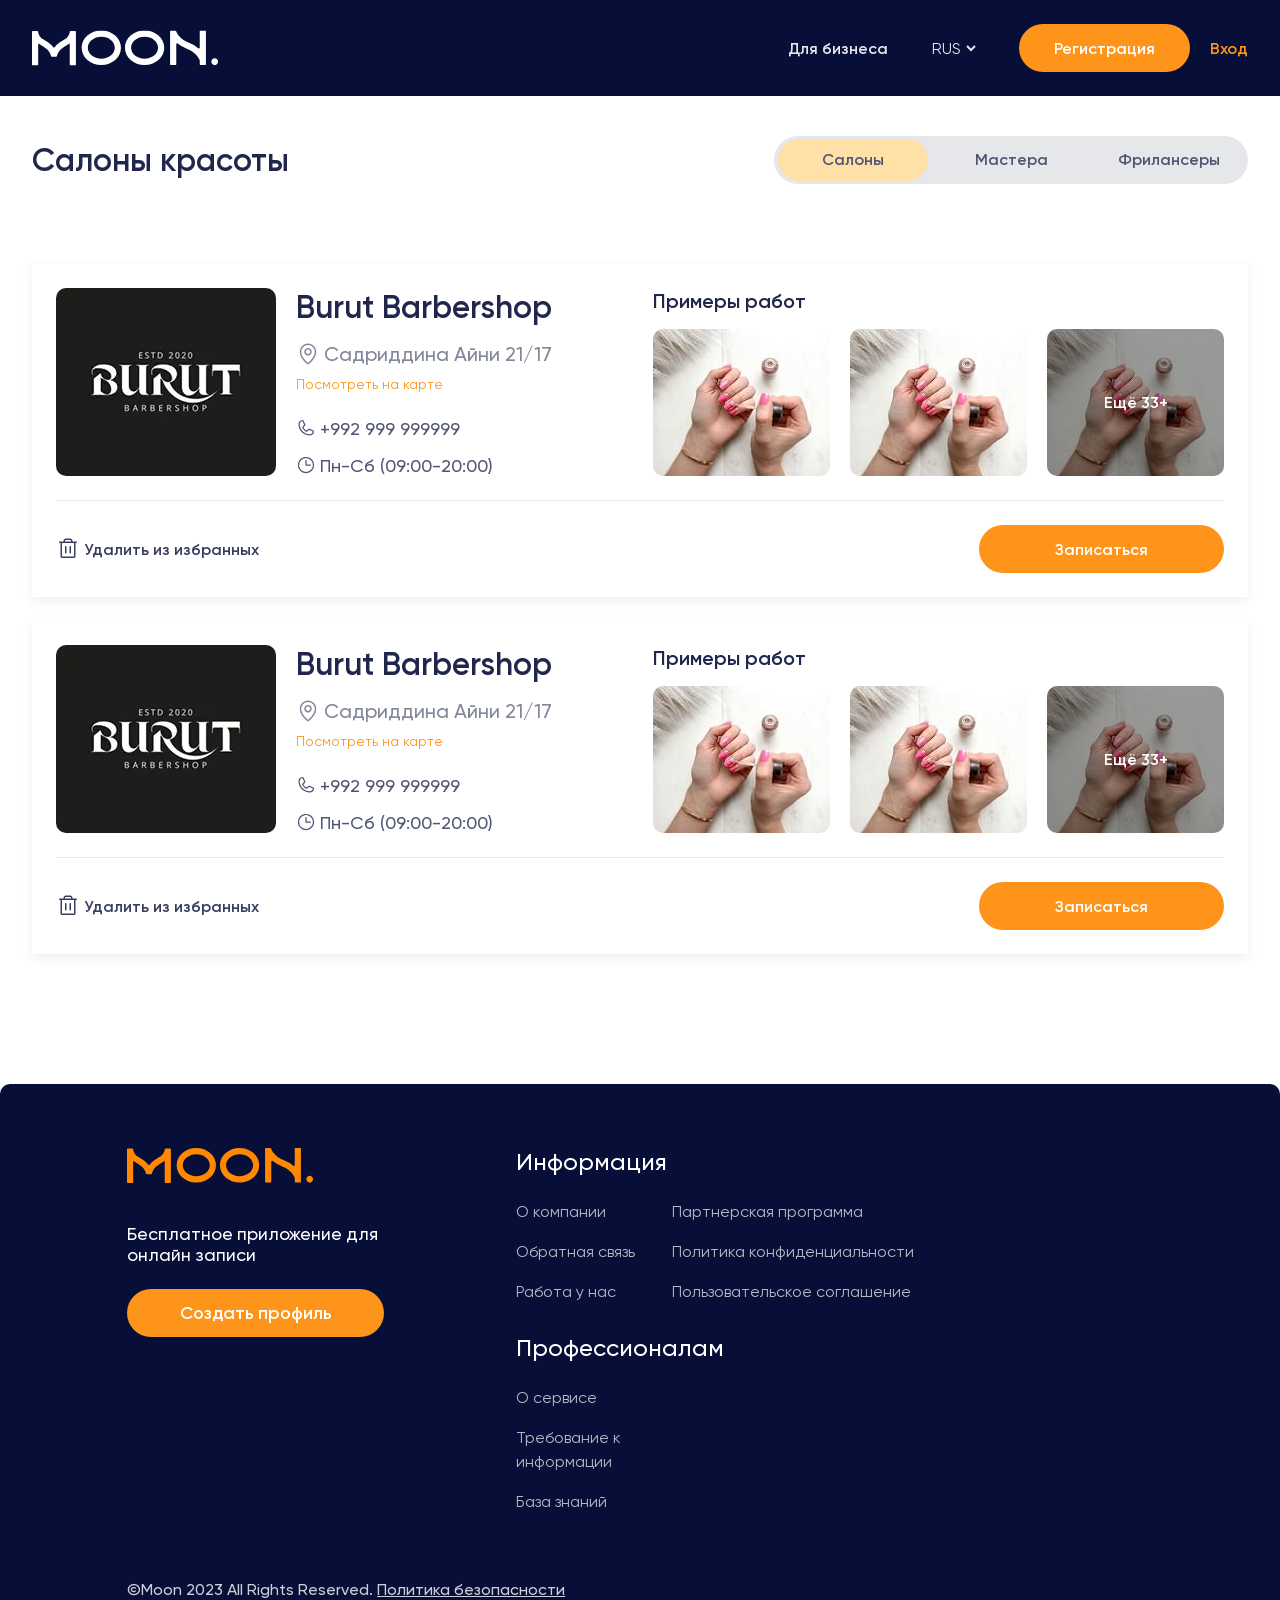
<file: docs/index.html>
<!DOCTYPE html><html lang="en"><head><meta charset="UTF-8"><meta name="viewport" content="width=device-width,initial-scale=1"><link rel="stylesheet" href="./css/main.css"><style>@font-face {
      font-family: 'Gilroy';
      src: url("./font/Gilroy-Regular.woff2") format("woff2");
      font-weight: 400;
      font-style: normal;
    }

    @font-face {
      font-family: 'Gilroy';
      src: url("./font/Gilroy-Medium.woff2") format("woff2");
      font-weight: 500;
      font-style: normal;
    }

    @font-face {
      font-family: 'Gilroy';
      src: url("./font/Gilroy-SemiBold.woff2") format("woff2");
      font-weight: 600;
      font-style: normal;
    }

    @font-face {
      font-family: 'Manrope';
      src: url("./font/Manrope-Regular.woff2") format("woff2");
      font-weight: 400;
      font-style: normal;
    }

    @font-face {
      font-family: 'Manrope';
      src: url("./font/Manrope-Medium.woff2") format("woff2");
      font-weight: 500;
      font-style: normal;
    }</style><title>Document</title></head><body><header class="header"><div class="header__row container"><div class="header__logo logo"><img src="./img/svgicons/logo.svg" alt="Logo" class="header__img"></div><div class="header__wrapper hidden-mobile"><a href="#" class="header__link link">Для бизнеса</a> <select id="languageSelect"><option value="ru">RUS</option><option value="en">ENG</option><option value="fr">CHI</option></select><ul class="header__list"><li class="header__item"><button type="button" class="header__button button">Регистрация</button></li><li class="header__item"><a href="#" class="header__link header__link--accent link">Вход</a></li></ul></div><button class="mobile-nav-btn visible-mobile"><div class="nav-icon"></div></button></div></header><div class="mobile-nav"><ul class="mobile-nav__list"><li class="mobile-nav__item"><a href="#" class="header__link link">Для бизнеса</a></li><li class="mobile-nav__item"><select id="languageSelect"><option value="ru">RUS</option><option value="en">ENG</option><option value="fr">CHI</option></select></li><li class="mobile-nav__item"><button type="button" class="header__button button">Регистрация</button></li><li class="mobile-nav__item"><a href="#" class="header__link header__link--accent link">Вход</a></li></ul></div><main class="main"><section class="section container"><div class="select-types"><h1 class="select-types__title">Салоны красоты</h1><div class="select-types__wrapper"><div class="select-types__radio-btn"><input id="radio-1" type="radio" name="radio" value="1" checked="checked"> <label for="radio-1">Салоны</label></div><div class="select-types__radio-btn"><input id="radio-2" type="radio" name="radio" value="2"> <label for="radio-2">Мастера</label></div><div class="select-types__radio-btn"><input id="radio-3" type="radio" name="radio" value="3"> <label for="radio-3">Фрилансеры</label></div></div></div></section><section class="section container"><div class="cards"><div class="cards__wrapper"><div class="card"><div class="card__inner"><div class="card__about"><div class="card__img-logo"><picture><source srcset="./img/burut/burut-logo.webp" type="image/webp"><img src="./img/burut/burut-logo.png" alt="company logo" loading="lazy"></picture></div><div class="card__address"><h2 class="card__title">Burut Barbershop</h2><div class="card__show-map"><h3 class="card__title-map"><svg width="24" height="24" viewBox="0 0 24 24" fill="none" xmlns="http://www.w3.org/2000/svg"><path d="M12 6C11.2583 6 10.5333 6.21993 9.91661 6.63199C9.29993 7.04404 8.81928 7.62971 8.53545 8.31494C8.25162 9.00016 8.17736 9.75416 8.32205 10.4816C8.46675 11.209 8.8239 11.8772 9.34835 12.4017C9.8728 12.9261 10.541 13.2833 11.2684 13.4279C11.9958 13.5726 12.7498 13.4984 13.4351 13.2145C14.1203 12.9307 14.706 12.4501 15.118 11.8334C15.5301 11.2167 15.75 10.4917 15.75 9.75C15.75 8.75544 15.3549 7.80161 14.6517 7.09835C13.9484 6.39509 12.9946 6 12 6ZM12 12C11.555 12 11.12 11.868 10.75 11.6208C10.38 11.3736 10.0916 11.0222 9.92127 10.611C9.75097 10.1999 9.70642 9.7475 9.79323 9.31105C9.88005 8.87459 10.0943 8.47368 10.409 8.15901C10.7237 7.84434 11.1246 7.63005 11.561 7.54323C11.9975 7.45642 12.4499 7.50097 12.861 7.67127C13.2722 7.84157 13.6236 8.12996 13.8708 8.49997C14.118 8.86998 14.25 9.30499 14.25 9.75C14.25 10.3467 14.0129 10.919 13.591 11.341C13.169 11.7629 12.5967 12 12 12ZM12 1.5C9.81273 1.50248 7.71575 2.37247 6.16911 3.91911C4.62247 5.46575 3.75248 7.56273 3.75 9.75C3.75 12.6937 5.11031 15.8138 7.6875 18.7734C8.84552 20.1108 10.1489 21.3151 11.5734 22.3641C11.6995 22.4524 11.8498 22.4998 12.0037 22.4998C12.1577 22.4998 12.308 22.4524 12.4341 22.3641C13.856 21.3147 15.1568 20.1104 16.3125 18.7734C18.8859 15.8138 20.25 12.6937 20.25 9.75C20.2475 7.56273 19.3775 5.46575 17.8309 3.91911C16.2843 2.37247 14.1873 1.50248 12 1.5ZM12 20.8125C10.4503 19.5938 5.25 15.1172 5.25 9.75C5.25 7.95979 5.96116 6.2429 7.22703 4.97703C8.4929 3.71116 10.2098 3 12 3C13.7902 3 15.5071 3.71116 16.773 4.97703C18.0388 6.2429 18.75 7.95979 18.75 9.75C18.75 15.1153 13.5497 19.5938 12 20.8125Z" fill="#83879B"/></svg> Садриддина Айни 21/17</h3><a href="#" class="card__link-map">Посмотреть на карте</a></div><div class="card__contact-tel"><svg width="20" height="20" viewBox="0 0 20 20" fill="none" xmlns="http://www.w3.org/2000/svg"><path d="M17.3727 12.3797L13.6922 10.7305L13.682 10.7258C13.491 10.6441 13.2825 10.6113 13.0756 10.6304C12.8687 10.6495 12.6698 10.7198 12.4969 10.8352C12.4765 10.8486 12.457 10.8632 12.4383 10.8789L10.5367 12.5C9.33204 11.9148 8.08829 10.6805 7.50313 9.4914L9.12657 7.56093C9.14219 7.5414 9.15704 7.52187 9.1711 7.50078C9.28394 7.32836 9.35239 7.13071 9.37039 6.92544C9.38838 6.72017 9.35534 6.51363 9.27423 6.32421V6.31484L7.62032 2.62812C7.51309 2.38067 7.3287 2.17454 7.09468 2.04049C6.86067 1.90645 6.58958 1.85168 6.32188 1.88437C5.26326 2.02367 4.29155 2.54356 3.58824 3.34694C2.88492 4.15032 2.49809 5.18225 2.50001 6.24999C2.50001 12.4531 7.54688 17.5 13.75 17.5C14.8177 17.5019 15.8497 17.1151 16.6531 16.4118C17.4564 15.7084 17.9763 14.7367 18.1156 13.6781C18.1484 13.4105 18.0937 13.1395 17.9598 12.9055C17.8259 12.6715 17.62 12.487 17.3727 12.3797ZM13.75 16.25C11.0987 16.2471 8.55687 15.1926 6.68214 13.3179C4.8074 11.4431 3.7529 8.90127 3.75001 6.24999C3.74707 5.4871 4.02192 4.74921 4.52324 4.17414C5.02456 3.59907 5.71806 3.22614 6.47423 3.12499C6.47392 3.12811 6.47392 3.13125 6.47423 3.13437L8.11485 6.80624L6.50001 8.73906C6.48362 8.75792 6.46873 8.77803 6.45548 8.79921C6.33791 8.97962 6.26894 9.18733 6.25525 9.40223C6.24157 9.61713 6.28362 9.83191 6.37735 10.0258C7.08516 11.4734 8.54376 12.9211 10.007 13.6281C10.2023 13.721 10.4184 13.7616 10.634 13.746C10.8497 13.7304 11.0576 13.6591 11.2375 13.5391C11.2576 13.5255 11.2769 13.5109 11.2953 13.4953L13.1945 11.875L16.8664 13.5195C16.8664 13.5195 16.8727 13.5195 16.875 13.5195C16.7751 14.2768 16.4027 14.9717 15.8275 15.4742C15.2524 15.9768 14.5138 16.2526 13.75 16.25Z" fill="#515674"/></svg> <a href="tel:+992999999999">+992 999 999999</a></div><div class="card__contact-time"><svg width="20" height="20" viewBox="0 0 20 20" fill="none" xmlns="http://www.w3.org/2000/svg"><path d="M10 1.875C8.39303 1.875 6.82214 2.35152 5.486 3.24431C4.14985 4.1371 3.10844 5.40605 2.49348 6.8907C1.87852 8.37535 1.71762 10.009 2.03112 11.5851C2.34463 13.1612 3.11846 14.6089 4.25476 15.7452C5.39106 16.8815 6.8388 17.6554 8.41489 17.9689C9.99099 18.2824 11.6247 18.1215 13.1093 17.5065C14.594 16.8916 15.8629 15.8502 16.7557 14.514C17.6485 13.1779 18.125 11.607 18.125 10C18.1227 7.84581 17.266 5.78051 15.7427 4.25727C14.2195 2.73403 12.1542 1.87727 10 1.875ZM10 16.875C8.64026 16.875 7.31105 16.4718 6.18046 15.7164C5.04987 14.9609 4.16868 13.8872 3.64833 12.6309C3.12798 11.3747 2.99183 9.99237 3.2571 8.65875C3.52238 7.32513 4.17716 6.10013 5.13864 5.13864C6.10013 4.17715 7.32514 3.52237 8.65876 3.2571C9.99238 2.99183 11.3747 3.12798 12.631 3.64833C13.8872 4.16868 14.9609 5.04987 15.7164 6.18045C16.4718 7.31104 16.875 8.64025 16.875 10C16.8729 11.8227 16.1479 13.5702 14.8591 14.8591C13.5702 16.1479 11.8227 16.8729 10 16.875ZM15 10C15 10.1658 14.9342 10.3247 14.8169 10.4419C14.6997 10.5592 14.5408 10.625 14.375 10.625H10C9.83424 10.625 9.67527 10.5592 9.55806 10.4419C9.44085 10.3247 9.375 10.1658 9.375 10V5.625C9.375 5.45924 9.44085 5.30027 9.55806 5.18306C9.67527 5.06585 9.83424 5 10 5C10.1658 5 10.3247 5.06585 10.4419 5.18306C10.5592 5.30027 10.625 5.45924 10.625 5.625V9.375H14.375C14.5408 9.375 14.6997 9.44085 14.8169 9.55806C14.9342 9.67527 15 9.83424 15 10Z" fill="#515674"/></svg> <time datetime="05:30/24:00">Пн-Сб (09:00-20:00)</time></div></div></div><div class="card__examples"><h3 class="card__title-examples">Примеры работ</h3><ul class="card__picture-list"><li class="card__picture-item"><img class="card__picture-examples" src="./img/burut/1.jpg" alt="examples picture of work" loading="lazy"></li><li class="card__picture-item"><img class="card__picture-examples" src="./img/burut/1.jpg" alt="examples picture of work" loading="lazy"></li><li class="card__picture-item card__picture-item--more"><p class="card__picture-text">Ещё 33+</p><a href="#" class="card__picture-more-link"><img class="card__picture-examples" src="./img/burut/1.jpg" alt="examples picture of work" loading="lazy"></a></li></ul></div></div><div class="card__buttons"><div class="card__buttons-wrapper"><svg width="24" height="24" viewBox="0 0 24 24" fill="none" xmlns="http://www.w3.org/2000/svg"><path d="M20.25 4.5H16.5V3.75C16.5 3.15326 16.2629 2.58097 15.841 2.15901C15.419 1.73705 14.8467 1.5 14.25 1.5H9.75C9.15326 1.5 8.58097 1.73705 8.15901 2.15901C7.73705 2.58097 7.5 3.15326 7.5 3.75V4.5H3.75C3.55109 4.5 3.36032 4.57902 3.21967 4.71967C3.07902 4.86032 3 5.05109 3 5.25C3 5.44891 3.07902 5.63968 3.21967 5.78033C3.36032 5.92098 3.55109 6 3.75 6H4.5V19.5C4.5 19.8978 4.65804 20.2794 4.93934 20.5607C5.22064 20.842 5.60218 21 6 21H18C18.3978 21 18.7794 20.842 19.0607 20.5607C19.342 20.2794 19.5 19.8978 19.5 19.5V6H20.25C20.4489 6 20.6397 5.92098 20.7803 5.78033C20.921 5.63968 21 5.44891 21 5.25C21 5.05109 20.921 4.86032 20.7803 4.71967C20.6397 4.57902 20.4489 4.5 20.25 4.5ZM9 3.75C9 3.55109 9.07902 3.36032 9.21967 3.21967C9.36032 3.07902 9.55109 3 9.75 3H14.25C14.4489 3 14.6397 3.07902 14.7803 3.21967C14.921 3.36032 15 3.55109 15 3.75V4.5H9V3.75ZM18 19.5H6V6H18V19.5ZM10.5 9.75V15.75C10.5 15.9489 10.421 16.1397 10.2803 16.2803C10.1397 16.421 9.94891 16.5 9.75 16.5C9.55109 16.5 9.36032 16.421 9.21967 16.2803C9.07902 16.1397 9 15.9489 9 15.75V9.75C9 9.55109 9.07902 9.36032 9.21967 9.21967C9.36032 9.07902 9.55109 9 9.75 9C9.94891 9 10.1397 9.07902 10.2803 9.21967C10.421 9.36032 10.5 9.55109 10.5 9.75ZM15 9.75V15.75C15 15.9489 14.921 16.1397 14.7803 16.2803C14.6397 16.421 14.4489 16.5 14.25 16.5C14.0511 16.5 13.8603 16.421 13.7197 16.2803C13.579 16.1397 13.5 15.9489 13.5 15.75V9.75C13.5 9.55109 13.579 9.36032 13.7197 9.21967C13.8603 9.07902 14.0511 9 14.25 9C14.4489 9 14.6397 9.07902 14.7803 9.21967C14.921 9.36032 15 9.55109 15 9.75Z" fill="#393E60"/></svg> <a href="#" class="card__buttons-link link">Удалить из избранных</a></div><button class="button button__card" type="button">Записаться</button></div></div><div class="card"><div class="card__inner"><div class="card__about"><div class="card__img-logo"><picture><source srcset="./img/burut/burut-logo.webp" type="image/webp"><img src="./img/burut/burut-logo.png" alt="company logo" loading="lazy"></picture></div><div class="card__address"><h2 class="card__title">Burut Barbershop</h2><div class="card__show-map"><h3 class="card__title-map"><svg width="24" height="24" viewBox="0 0 24 24" fill="none" xmlns="http://www.w3.org/2000/svg"><path d="M12 6C11.2583 6 10.5333 6.21993 9.91661 6.63199C9.29993 7.04404 8.81928 7.62971 8.53545 8.31494C8.25162 9.00016 8.17736 9.75416 8.32205 10.4816C8.46675 11.209 8.8239 11.8772 9.34835 12.4017C9.8728 12.9261 10.541 13.2833 11.2684 13.4279C11.9958 13.5726 12.7498 13.4984 13.4351 13.2145C14.1203 12.9307 14.706 12.4501 15.118 11.8334C15.5301 11.2167 15.75 10.4917 15.75 9.75C15.75 8.75544 15.3549 7.80161 14.6517 7.09835C13.9484 6.39509 12.9946 6 12 6ZM12 12C11.555 12 11.12 11.868 10.75 11.6208C10.38 11.3736 10.0916 11.0222 9.92127 10.611C9.75097 10.1999 9.70642 9.7475 9.79323 9.31105C9.88005 8.87459 10.0943 8.47368 10.409 8.15901C10.7237 7.84434 11.1246 7.63005 11.561 7.54323C11.9975 7.45642 12.4499 7.50097 12.861 7.67127C13.2722 7.84157 13.6236 8.12996 13.8708 8.49997C14.118 8.86998 14.25 9.30499 14.25 9.75C14.25 10.3467 14.0129 10.919 13.591 11.341C13.169 11.7629 12.5967 12 12 12ZM12 1.5C9.81273 1.50248 7.71575 2.37247 6.16911 3.91911C4.62247 5.46575 3.75248 7.56273 3.75 9.75C3.75 12.6937 5.11031 15.8138 7.6875 18.7734C8.84552 20.1108 10.1489 21.3151 11.5734 22.3641C11.6995 22.4524 11.8498 22.4998 12.0037 22.4998C12.1577 22.4998 12.308 22.4524 12.4341 22.3641C13.856 21.3147 15.1568 20.1104 16.3125 18.7734C18.8859 15.8138 20.25 12.6937 20.25 9.75C20.2475 7.56273 19.3775 5.46575 17.8309 3.91911C16.2843 2.37247 14.1873 1.50248 12 1.5ZM12 20.8125C10.4503 19.5938 5.25 15.1172 5.25 9.75C5.25 7.95979 5.96116 6.2429 7.22703 4.97703C8.4929 3.71116 10.2098 3 12 3C13.7902 3 15.5071 3.71116 16.773 4.97703C18.0388 6.2429 18.75 7.95979 18.75 9.75C18.75 15.1153 13.5497 19.5938 12 20.8125Z" fill="#83879B"/></svg> Садриддина Айни 21/17</h3><a href="#" class="card__link-map">Посмотреть на карте</a></div><div class="card__contact-tel"><svg width="20" height="20" viewBox="0 0 20 20" fill="none" xmlns="http://www.w3.org/2000/svg"><path d="M17.3727 12.3797L13.6922 10.7305L13.682 10.7258C13.491 10.6441 13.2825 10.6113 13.0756 10.6304C12.8687 10.6495 12.6698 10.7198 12.4969 10.8352C12.4765 10.8486 12.457 10.8632 12.4383 10.8789L10.5367 12.5C9.33204 11.9148 8.08829 10.6805 7.50313 9.4914L9.12657 7.56093C9.14219 7.5414 9.15704 7.52187 9.1711 7.50078C9.28394 7.32836 9.35239 7.13071 9.37039 6.92544C9.38838 6.72017 9.35534 6.51363 9.27423 6.32421V6.31484L7.62032 2.62812C7.51309 2.38067 7.3287 2.17454 7.09468 2.04049C6.86067 1.90645 6.58958 1.85168 6.32188 1.88437C5.26326 2.02367 4.29155 2.54356 3.58824 3.34694C2.88492 4.15032 2.49809 5.18225 2.50001 6.24999C2.50001 12.4531 7.54688 17.5 13.75 17.5C14.8177 17.5019 15.8497 17.1151 16.6531 16.4118C17.4564 15.7084 17.9763 14.7367 18.1156 13.6781C18.1484 13.4105 18.0937 13.1395 17.9598 12.9055C17.8259 12.6715 17.62 12.487 17.3727 12.3797ZM13.75 16.25C11.0987 16.2471 8.55687 15.1926 6.68214 13.3179C4.8074 11.4431 3.7529 8.90127 3.75001 6.24999C3.74707 5.4871 4.02192 4.74921 4.52324 4.17414C5.02456 3.59907 5.71806 3.22614 6.47423 3.12499C6.47392 3.12811 6.47392 3.13125 6.47423 3.13437L8.11485 6.80624L6.50001 8.73906C6.48362 8.75792 6.46873 8.77803 6.45548 8.79921C6.33791 8.97962 6.26894 9.18733 6.25525 9.40223C6.24157 9.61713 6.28362 9.83191 6.37735 10.0258C7.08516 11.4734 8.54376 12.9211 10.007 13.6281C10.2023 13.721 10.4184 13.7616 10.634 13.746C10.8497 13.7304 11.0576 13.6591 11.2375 13.5391C11.2576 13.5255 11.2769 13.5109 11.2953 13.4953L13.1945 11.875L16.8664 13.5195C16.8664 13.5195 16.8727 13.5195 16.875 13.5195C16.7751 14.2768 16.4027 14.9717 15.8275 15.4742C15.2524 15.9768 14.5138 16.2526 13.75 16.25Z" fill="#515674"/></svg> <a href="tel:+992999999999">+992 999 999999</a></div><div class="card__contact-time"><svg width="20" height="20" viewBox="0 0 20 20" fill="none" xmlns="http://www.w3.org/2000/svg"><path d="M10 1.875C8.39303 1.875 6.82214 2.35152 5.486 3.24431C4.14985 4.1371 3.10844 5.40605 2.49348 6.8907C1.87852 8.37535 1.71762 10.009 2.03112 11.5851C2.34463 13.1612 3.11846 14.6089 4.25476 15.7452C5.39106 16.8815 6.8388 17.6554 8.41489 17.9689C9.99099 18.2824 11.6247 18.1215 13.1093 17.5065C14.594 16.8916 15.8629 15.8502 16.7557 14.514C17.6485 13.1779 18.125 11.607 18.125 10C18.1227 7.84581 17.266 5.78051 15.7427 4.25727C14.2195 2.73403 12.1542 1.87727 10 1.875ZM10 16.875C8.64026 16.875 7.31105 16.4718 6.18046 15.7164C5.04987 14.9609 4.16868 13.8872 3.64833 12.6309C3.12798 11.3747 2.99183 9.99237 3.2571 8.65875C3.52238 7.32513 4.17716 6.10013 5.13864 5.13864C6.10013 4.17715 7.32514 3.52237 8.65876 3.2571C9.99238 2.99183 11.3747 3.12798 12.631 3.64833C13.8872 4.16868 14.9609 5.04987 15.7164 6.18045C16.4718 7.31104 16.875 8.64025 16.875 10C16.8729 11.8227 16.1479 13.5702 14.8591 14.8591C13.5702 16.1479 11.8227 16.8729 10 16.875ZM15 10C15 10.1658 14.9342 10.3247 14.8169 10.4419C14.6997 10.5592 14.5408 10.625 14.375 10.625H10C9.83424 10.625 9.67527 10.5592 9.55806 10.4419C9.44085 10.3247 9.375 10.1658 9.375 10V5.625C9.375 5.45924 9.44085 5.30027 9.55806 5.18306C9.67527 5.06585 9.83424 5 10 5C10.1658 5 10.3247 5.06585 10.4419 5.18306C10.5592 5.30027 10.625 5.45924 10.625 5.625V9.375H14.375C14.5408 9.375 14.6997 9.44085 14.8169 9.55806C14.9342 9.67527 15 9.83424 15 10Z" fill="#515674"/></svg> <time datetime="05:30/24:00">Пн-Сб (09:00-20:00)</time></div></div></div><div class="card__examples"><h3 class="card__title-examples">Примеры работ</h3><ul class="card__picture-list"><li class="card__picture-item"><img class="card__picture-examples" src="./img/burut/1.jpg" alt="examples picture of work" loading="lazy"></li><li class="card__picture-item"><img class="card__picture-examples" src="./img/burut/1.jpg" alt="examples picture of work" loading="lazy"></li><li class="card__picture-item card__picture-item--more"><p class="card__picture-text">Ещё 33+</p><a href="#" class="card__picture-more-link"><img class="card__picture-examples" src="./img/burut/1.jpg" alt="examples picture of work" loading="lazy"></a></li></ul></div></div><div class="card__buttons"><div class="card__buttons-wrapper"><svg width="24" height="24" viewBox="0 0 24 24" fill="none" xmlns="http://www.w3.org/2000/svg"><path d="M20.25 4.5H16.5V3.75C16.5 3.15326 16.2629 2.58097 15.841 2.15901C15.419 1.73705 14.8467 1.5 14.25 1.5H9.75C9.15326 1.5 8.58097 1.73705 8.15901 2.15901C7.73705 2.58097 7.5 3.15326 7.5 3.75V4.5H3.75C3.55109 4.5 3.36032 4.57902 3.21967 4.71967C3.07902 4.86032 3 5.05109 3 5.25C3 5.44891 3.07902 5.63968 3.21967 5.78033C3.36032 5.92098 3.55109 6 3.75 6H4.5V19.5C4.5 19.8978 4.65804 20.2794 4.93934 20.5607C5.22064 20.842 5.60218 21 6 21H18C18.3978 21 18.7794 20.842 19.0607 20.5607C19.342 20.2794 19.5 19.8978 19.5 19.5V6H20.25C20.4489 6 20.6397 5.92098 20.7803 5.78033C20.921 5.63968 21 5.44891 21 5.25C21 5.05109 20.921 4.86032 20.7803 4.71967C20.6397 4.57902 20.4489 4.5 20.25 4.5ZM9 3.75C9 3.55109 9.07902 3.36032 9.21967 3.21967C9.36032 3.07902 9.55109 3 9.75 3H14.25C14.4489 3 14.6397 3.07902 14.7803 3.21967C14.921 3.36032 15 3.55109 15 3.75V4.5H9V3.75ZM18 19.5H6V6H18V19.5ZM10.5 9.75V15.75C10.5 15.9489 10.421 16.1397 10.2803 16.2803C10.1397 16.421 9.94891 16.5 9.75 16.5C9.55109 16.5 9.36032 16.421 9.21967 16.2803C9.07902 16.1397 9 15.9489 9 15.75V9.75C9 9.55109 9.07902 9.36032 9.21967 9.21967C9.36032 9.07902 9.55109 9 9.75 9C9.94891 9 10.1397 9.07902 10.2803 9.21967C10.421 9.36032 10.5 9.55109 10.5 9.75ZM15 9.75V15.75C15 15.9489 14.921 16.1397 14.7803 16.2803C14.6397 16.421 14.4489 16.5 14.25 16.5C14.0511 16.5 13.8603 16.421 13.7197 16.2803C13.579 16.1397 13.5 15.9489 13.5 15.75V9.75C13.5 9.55109 13.579 9.36032 13.7197 9.21967C13.8603 9.07902 14.0511 9 14.25 9C14.4489 9 14.6397 9.07902 14.7803 9.21967C14.921 9.36032 15 9.55109 15 9.75Z" fill="#393E60"/></svg> <a href="#" class="card__buttons-link link">Удалить из избранных</a></div><button class="button button__card" type="button">Записаться</button></div></div></div></div></section></main><footer class="footer"><div class="container"><div class="footer__main"><div class="footer__logo"><img src="./img/svgicons/logo-footer.svg" width="186" height="35" alt="logo footer" class="footer__logo-img"><p class="footer__logo-text">Бесплатное приложение для онлайн записи</p><button type="button " class="button button__footer">Создать профиль</button></div><div class="footer__desc"><div class="footer__info"><h2 class="footer__info-title">Информация</h2><div class="footer__info-wrapper"><ul class="footer__info-list"><li class="footer__info-item"><a href="#" class="footer__info-link link">О компании</a></li><li class="footer__info-item"><a href="#" class="footer__info-link link">Обратная связь</a></li><li class="footer__info-item"><a href="#" class="footer__info-link link">Работа у нас</a></li></ul><ul class="footer__info-list"><li class="footer__info-item"><a href="#" class="footer__info-link link">Партнерская программа</a></li><li class="footer__info-item"><a href="#" class="footer__info-link link">Политика конфиденциальности</a></li><li class="footer__info-item"><a href="#" class="footer__info-link link">Пользовательское соглашение</a></li></ul></div></div><div class="footer__about"><h2 class="footer__info-title">Профессионалам</h2><ul class="footer__info-list"><li class="footer__info-item"><a href="#" class="footer__info-link">О сервисе</a></li><li class="footer__info-item"><a href="#" class="footer__info-link">Требование к информации</a></li><li class="footer__info-item"><a href="#" class="footer__info-link">База знаний</a></li></ul></div></div></div><div class="footer__extra"><p class="footer__copy">©Moon <time datetime="2023">2023</time> All Rights Reserved. <a href="#" class="footer__privacy-policy-link">Политика безопасности</a></p></div></div></footer><script src="./js/main.js"></script></body></html>
</file>
<file: docs/css/main.css>
/* Base */
/* Reset and base styles  */
* {
  padding: 0px;
  margin: 0px;
  border: none;
}

*,
*::before,
*::after {
  -webkit-box-sizing: border-box;
          box-sizing: border-box;
}

/* Links */
a, a:link, a:visited {
  text-decoration: none;
}

a:hover {
  text-decoration: none;
}

/* Common */
aside, nav, footer, header, section, main {
  display: block;
}

h1, h2, h3, h4, h5, h6, p {
  font-size: inherit;
  font-weight: inherit;
}

ul, ul li {
  list-style: none;
}

img {
  vertical-align: top;
}

img, svg {
  max-width: 100%;
  height: auto;
}

address {
  font-style: normal;
}

/* Form */
input, textarea, button, select {
  font-family: inherit;
  font-size: inherit;
  color: inherit;
  background-color: transparent;
}

input::-ms-clear {
  display: none;
}

button, input[type=submit] {
  display: inline-block;
  -webkit-box-shadow: none;
          box-shadow: none;
  background-color: transparent;
  background: none;
  cursor: pointer;
}

input:focus, input:active,
button:focus, button:active {
  outline: none;
}

button::-moz-focus-inner {
  padding: 0;
  border: 0;
}

label {
  cursor: pointer;
}

legend {
  display: block;
}

:root {
  --container-width: 1216px;
  --container-padding-x: 15px;
  --section-padding-y: 40px;
  --font-main: "Gilroy", sans-serif;
  --font-accent: "Manrope", sans-serif;
  --color-light: #ffffff;
  --color-light-alt: #fcfcfc;
  --color-accent: #ff941a;
  --color-accent-alt: #ffac4d;
  --color-blue-900: #20264c;
  --color-blue-700: #515674;
  --color-dark: #393e60;
  --color-gray: #e6e7eb;
  --color-gray-alt: #83879b;
  --color-bg: #070e38;
  --color-policy: #cdcfd7;
  --color-shadow: rgba(106, 99, 118, 0.1);
  --border: 1px solid var(--color-gray);
  --border-radius-small: 10px;
  --border-radius-large: 40px;
  --gap: 20px;
  --shadow: 0 4px 10px 0 var(--color-shadow);
  --button-height: 48px;
  --button-height-alt: 40px;
  --transition-duration: 0.2s;
}
@media (max-width: 767px) {
  :root {
    --section-padding-y: 20px;
  }
}
@media (max-width: 480px) {
  :root {
    --section-padding-y: 10px;
  }
}

.container {
  max-width: calc(var(--container-width) + var(--container-padding-x) * 2);
  margin-inline: auto;
  padding-inline: var(--container-padding-x);
}

.visually-hidden {
  position: absolute !important;
  width: 1px !important;
  height: 1px !important;
  margin: -1px !important;
  border: 0 !important;
  padding: 0 !important;
  white-space: nowrap !important;
  clip-path: inset(100%) !important;
  clip: rect(0 0 0 0) !important;
  overflow: hidden !important;
}

@media (max-width: 767px) {
  .hidden-mobile {
    display: none !important;
  }
}

@media (min-width: 768px) {
  .visible-mobile {
    display: none !important;
  }
}

.none {
  display: none;
}

html {
  scroll-behavior: smooth;
}

body {
  background-color: var(--color-light);
  color: var(--color-gray);
  font-family: var(--font-main);
  font-weight: 600;
  font-size: 16px;
  font-style: normal;
}

a,
button,
input,
textarea,
svg * {
  -webkit-transition-duration: var(--transition-duration);
          transition-duration: var(--transition-duration);
}

a {
  text-decoration: none;
  color: inherit;
}

img {
  display: block;
}

h1,
.h1 {
  font-size: clamp(28px, 2.6315789474vw, 32px);
}

h2,
.h2 {
  font-size: clamp(28px, 2.6315789474vw, 32px);
}

h3,
.h3 {
  font-size: clamp(26px, 2.4671052632vw, 30px);
}

h4,
.h4 {
  font-size: clamp(18px, 1.6447368421vw, 20px);
}

code {
  background-color: var(--color-light);
  padding: 0.2rem;
  border-radius: 4px;
}

pre.code {
  overflow-x: auto;
  background-color: var(--color-light);
  padding: 1rem;
  border-radius: 4px;
}

html, body {
  min-height: 100vh;
  display: -webkit-box;
  display: -ms-flexbox;
  display: flex;
  -webkit-box-orient: vertical;
  -webkit-box-direction: normal;
      -ms-flex-direction: column;
          flex-direction: column;
}

.footer {
  margin-top: auto;
}

/* blocks */
.button {
  display: -webkit-inline-box;
  display: -ms-inline-flexbox;
  display: inline-flex;
  -webkit-box-pack: center;
      -ms-flex-pack: center;
          justify-content: center;
  -webkit-box-align: center;
      -ms-flex-align: center;
          align-items: center;
  height: var(--button-height);
  padding-inline: 35px;
  font-weight: 600;
  color: var(--color-light);
  background-color: var(--color-accent);
  border: none;
  border-radius: var(--border-radius-large);
}
@media (hover: hover) {
  .button:hover {
    opacity: 0.8;
  }
}
@media (hover: none) {
  .button:hover {
    opacity: 0.8;
  }
}
.button__card {
  padding-inline: 76px;
}
.button__footer {
  width: 257px;
  -ms-flex-item-align: start;
      align-self: flex-start;
}

.card {
  width: 100%;
  padding: 24px;
  -webkit-box-shadow: var(--shadow);
          box-shadow: var(--shadow);
}
@media (max-width: 1216px) {
  .card {
    max-width: 1024px;
  }
}
.card__inner, .card__picture-list {
  display: -webkit-box;
  display: -ms-flexbox;
  display: flex;
  -webkit-box-pack: justify;
      -ms-flex-pack: justify;
          justify-content: space-between;
  -webkit-box-align: center;
      -ms-flex-align: center;
          align-items: center;
  -webkit-column-gap: var(--gap);
     -moz-column-gap: var(--gap);
          column-gap: var(--gap);
}
.card__inner {
  margin-bottom: 24px;
  padding-bottom: 24px;
  border-bottom: var(--border);
}
@media (max-width: 1216px) {
  .card__inner {
    -webkit-box-orient: vertical;
    -webkit-box-direction: normal;
        -ms-flex-direction: column;
            flex-direction: column;
    row-gap: 24px;
    -webkit-box-align: start;
        -ms-flex-align: start;
            align-items: start;
  }
}
@media (max-width: 767px) {
  .card__inner {
    row-gap: 34px;
  }
}
.card__img-logo img, .card__picture-examples {
  border-radius: var(--border-radius-small);
}
.card__about {
  -ms-flex-negative: 0;
      flex-shrink: 0;
  display: -webkit-box;
  display: -ms-flexbox;
  display: flex;
  -ms-flex-wrap: wrap;
      flex-wrap: wrap;
  gap: var(--gap);
}
.card__address {
  display: -webkit-box;
  display: -ms-flexbox;
  display: flex;
  -webkit-box-orient: vertical;
  -webkit-box-direction: normal;
      -ms-flex-direction: column;
          flex-direction: column;
  -webkit-box-pack: justify;
      -ms-flex-pack: justify;
          justify-content: space-between;
}
.card__title {
  color: var(--color-blue-900);
  margin-bottom: 16px;
}
.card__show-map {
  margin-bottom: 24px;
}
.card__title-map {
  display: -webkit-box;
  display: -ms-flexbox;
  display: flex;
  -webkit-box-align: center;
      -ms-flex-align: center;
          align-items: center;
  -webkit-column-gap: 4px;
     -moz-column-gap: 4px;
          column-gap: 4px;
  font-weight: 500;
  font-size: 20px;
  color: var(--color-gray-alt);
  margin-bottom: 8px;
}
.card__link-map {
  font-weight: 400;
  font-size: 14px;
  color: var(--color-accent);
}
.card__contact-tel {
  margin-bottom: 16px;
}
.card__contact-tel, .card__contact-time, .card__buttons-del {
  display: -webkit-box;
  display: -ms-flexbox;
  display: flex;
  -webkit-box-align: center;
      -ms-flex-align: center;
          align-items: center;
  -webkit-column-gap: 4px;
     -moz-column-gap: 4px;
          column-gap: 4px;
  font-weight: 500;
  font-size: 18px;
  color: var(--color-blue-700);
}
.card__examples {
  display: -webkit-box;
  display: -ms-flexbox;
  display: flex;
  -webkit-box-orient: vertical;
  -webkit-box-direction: normal;
      -ms-flex-direction: column;
          flex-direction: column;
}
.card__title-examples {
  margin-bottom: 16px;
  font-size: 20px;
  color: var(--color-blue-900);
}
.card__picture-list {
  -ms-flex-wrap: wrap;
      flex-wrap: wrap;
  -webkit-box-pack: center;
      -ms-flex-pack: center;
          justify-content: center;
  gap: var(--gap);
}
.card__picture-item--more {
  position: relative;
}
.card__picture-item--more img {
  -webkit-filter: brightness(60%);
          filter: brightness(60%);
}
.card__picture-text {
  position: absolute;
  top: 50%;
  left: 50%;
  translate: -50% -50%;
  z-index: 3;
  color: var(--color-light);
}
.card__buttons {
  display: -webkit-box;
  display: -ms-flexbox;
  display: flex;
  -webkit-box-pack: justify;
      -ms-flex-pack: justify;
          justify-content: space-between;
  -webkit-box-align: center;
      -ms-flex-align: center;
          align-items: center;
  -ms-flex-wrap: wrap;
      flex-wrap: wrap;
}
@media (max-width: 767px) {
  .card__buttons {
    -webkit-box-pack: center;
        -ms-flex-pack: center;
            justify-content: center;
    gap: var(--gap);
  }
}
.card__buttons-wrapper {
  display: -webkit-box;
  display: -ms-flexbox;
  display: flex;
  -webkit-box-pack: justify;
      -ms-flex-pack: justify;
          justify-content: space-between;
  -webkit-box-align: center;
      -ms-flex-align: center;
          align-items: center;
  -webkit-column-gap: 4px;
     -moz-column-gap: 4px;
          column-gap: 4px;
  color: var(--color-dark);
  font-weight: inherit;
  font-size: inherit;
}
@media (hover: hover) {
  .card__buttons-link:hover {
    opacity: 0.8;
  }
}
@media (hover: none) {
  .card__buttons-link:hover {
    opacity: 0.8;
  }
}

.cards {
  margin-bottom: calc(130px - var(--section-padding-y));
}
.cards__wrapper {
  display: -webkit-box;
  display: -ms-flexbox;
  display: flex;
  -webkit-box-orient: vertical;
  -webkit-box-direction: normal;
      -ms-flex-direction: column;
          flex-direction: column;
  -ms-flex-wrap: wrap;
      flex-wrap: wrap;
  -webkit-box-align: center;
      -ms-flex-align: center;
          align-items: center;
  row-gap: 24px;
}

.footer {
  font-weight: 500;
  color: var(--color-light);
  border-radius: var(--border-radius-small) var(--border-radius-small) 0 0;
  background-color: var(--color-bg);
  padding: 64px 112px;
}
@media (max-width: 1023px) {
  .footer {
    padding: 40px 50px;
  }
}
@media (max-width: 767px) {
  .footer {
    padding: 35px 25px;
  }
}
.footer__main {
  padding-bottom: 40px;
  margin-bottom: 24px;
  display: -webkit-box;
  display: -ms-flexbox;
  display: flex;
  -webkit-box-pack: justify;
      -ms-flex-pack: justify;
          justify-content: space-between;
  -webkit-box-align: start;
      -ms-flex-align: start;
          align-items: start;
  -webkit-column-gap: 100px;
     -moz-column-gap: 100px;
          column-gap: 100px;
  row-gap: 30px;
}
@media (max-width: 767px) {
  .footer__main {
    padding-bottom: 20px;
    -webkit-box-orient: vertical;
    -webkit-box-direction: normal;
        -ms-flex-direction: column;
            flex-direction: column;
  }
}
.footer__logo {
  max-width: 289px;
  font-size: 1.12rem;
  display: -webkit-box;
  display: -ms-flexbox;
  display: flex;
  -webkit-box-orient: vertical;
  -webkit-box-direction: normal;
      -ms-flex-direction: column;
          flex-direction: column;
  -webkit-box-pack: start;
      -ms-flex-pack: start;
          justify-content: start;
}
@media (max-width: 1216px) {
  .footer__logo {
    margin-right: 100px;
  }
}
@media (max-width: 1023px) {
  .footer__logo {
    margin-right: 14px;
  }
}
.footer__logo-img {
  padding-bottom: 40px;
}
.footer__logo-text {
  padding-bottom: 24px;
}
.footer__desc {
  display: -webkit-box;
  display: -ms-flexbox;
  display: flex;
  -ms-flex-wrap: wrap;
      flex-wrap: wrap;
  -webkit-box-pack: justify;
      -ms-flex-pack: justify;
          justify-content: space-between;
  -webkit-column-gap: 115px;
     -moz-column-gap: 115px;
          column-gap: 115px;
  row-gap: 30px;
}
@media (max-width: 767px) {
  .footer__desc {
    -webkit-box-orient: vertical;
    -webkit-box-direction: normal;
        -ms-flex-direction: column;
            flex-direction: column;
    row-gap: 30px;
  }
}
.footer__info {
  width: 402px;
}
@media (max-width: 1023px) {
  .footer__info {
    width: 300px;
  }
}
.footer__info-title {
  font-size: 1.5rem;
  padding-bottom: 24px;
}
.footer__info-wrapper {
  display: -webkit-box;
  display: -ms-flexbox;
  display: flex;
  gap: 37px;
}
@media (max-width: 1216px) {
  .footer__info-wrapper {
    -webkit-box-orient: vertical;
    -webkit-box-direction: normal;
        -ms-flex-direction: column;
            flex-direction: column;
    gap: 16px;
  }
}
.footer__info-list {
  font-weight: 400;
  font-size: inherit;
  line-height: 1.5;
  opacity: 0.7;
  display: -webkit-box;
  display: -ms-flexbox;
  display: flex;
  -webkit-box-orient: vertical;
  -webkit-box-direction: normal;
      -ms-flex-direction: column;
          flex-direction: column;
  row-gap: 16px;
}
@media (hover: hover) {
  .footer__info-item:hover {
    opacity: 0.8;
  }
}
@media (hover: none) {
  .footer__info-item:hover {
    opacity: 0.8;
  }
}
.footer__about {
  width: 204px;
}
.footer__extra {
  line-height: 1.5;
  color: var(--color-policy);
}
.footer__extra .footer__privacy-policy-link {
  text-decoration: underline;
}

.header {
  background-color: var(--color-bg);
  padding: 24px 0;
}
.header__row {
  display: -webkit-box;
  display: -ms-flexbox;
  display: flex;
  -webkit-box-pack: justify;
      -ms-flex-pack: justify;
          justify-content: space-between;
  -webkit-box-align: center;
      -ms-flex-align: center;
          align-items: center;
  -webkit-column-gap: 30px;
     -moz-column-gap: 30px;
          column-gap: 30px;
}
.header__logo {
  margin-right: auto;
  -ms-flex-negative: 0;
      flex-shrink: 0;
}
.header__wrapper, .header__list {
  display: -webkit-box;
  display: -ms-flexbox;
  display: flex;
  -webkit-box-pack: justify;
      -ms-flex-pack: justify;
          justify-content: space-between;
  -webkit-box-align: center;
      -ms-flex-align: center;
          align-items: center;
  -webkit-column-gap: 40px;
     -moz-column-gap: 40px;
          column-gap: 40px;
}
.header__link--accent {
  color: var(--color-accent);
}
.header__list {
  -webkit-column-gap: 20px;
     -moz-column-gap: 20px;
          column-gap: 20px;
}
@media (hover: hover) {
  .header__item:hover, .header__link:hover {
    opacity: 0.8;
  }
}
@media (hover: none) {
  .header__item:hover, .header__link:hover {
    opacity: 0.8;
  }
}

.icons-wrapper {
  display: -webkit-box;
  display: -ms-flexbox;
  display: flex;
  padding: 30px 0;
  -webkit-column-gap: 30px;
     -moz-column-gap: 30px;
          column-gap: 30px;
}

.icon {
  fill: transparent;
  stroke: transparent;
  width: 62px;
  height: 62px;
}

.icon--heart-line {
  fill: rgb(241, 68, 131);
}

.icon--id-card-line {
  fill: rgb(51, 51, 51);
}

.icon--search-line {
  fill: rgb(28, 176, 80);
}

.icon--user-star {
  fill: rgb(26, 134, 235);
}

.icon--user {
  stroke: rgb(26, 134, 235);
  -webkit-transition: all 0.2s ease-in;
  transition: all 0.2s ease-in;
}
.icon--user:hover {
  stroke: rgb(17, 193, 90);
}

.mobile-nav {
  position: fixed;
  top: -100%;
  width: 100%;
  height: 100%;
  z-index: 9;
  display: -webkit-box;
  display: -ms-flexbox;
  display: flex;
  -webkit-box-pack: center;
      -ms-flex-pack: center;
          justify-content: center;
  -webkit-box-align: center;
      -ms-flex-align: center;
          align-items: center;
  -webkit-box-orient: vertical;
  -webkit-box-direction: normal;
      -ms-flex-direction: column;
          flex-direction: column;
  padding-top: 40px;
  padding-bottom: 40px;
  background-color: var(--color-bg);
  -webkit-transition: var(--transition-duration);
  transition: var(--transition-duration);
}

.mobile-nav--open {
  top: 0;
}

.mobile-nav__list {
  display: -webkit-box;
  display: -ms-flexbox;
  display: flex;
  -webkit-box-orient: vertical;
  -webkit-box-direction: normal;
      -ms-flex-direction: column;
          flex-direction: column;
  -webkit-box-align: center;
      -ms-flex-align: center;
          align-items: center;
  row-gap: 20px;
  color: var(--color-light);
}
.mobile-nav__list .active {
  opacity: 0.5;
}
.mobile-nav__link {
  -webkit-transition-duration: var(--transition-duration);
          transition-duration: var(--transition-duration);
}
@media (hover: hover) {
  .mobile-nav__link:hover {
    color: var(--color-accent);
  }
}
@media (hover: none) {
  .mobile-nav__link:hover {
    color: var(--color-accent);
  }
}

/* Nav Icon */
.mobile-nav-btn {
  --time: 0.1s;
  --width: 40px;
  --height: 30px;
  --line-height: 4px;
  --spacing: 6px;
  --color: var(--color-light);
  --radius: 4px;
  height: calc(var(--line-height) * 3 + var(--spacing) * 2);
  width: var(--width);
  display: -webkit-box;
  display: -ms-flexbox;
  display: flex;
  -webkit-box-pack: center;
      -ms-flex-pack: center;
          justify-content: center;
  -webkit-box-align: center;
      -ms-flex-align: center;
          align-items: center;
}

.nav-icon {
  position: relative;
  width: var(--width);
  height: var(--line-height);
  background-color: var(--color);
  border-radius: var(--radius);
}

.nav-icon::before,
.nav-icon::after {
  content: "";
  display: block;
  position: absolute;
  left: 0;
  width: var(--width);
  height: var(--line-height);
  border-radius: var(--radius);
  background-color: var(--color);
  -webkit-transition: top var(--time) linear var(--time), -webkit-transform var(--time) ease-in;
  transition: top var(--time) linear var(--time), -webkit-transform var(--time) ease-in;
  transition: transform var(--time) ease-in, top var(--time) linear var(--time);
  transition: transform var(--time) ease-in, top var(--time) linear var(--time), -webkit-transform var(--time) ease-in;
}

.nav-icon::before {
  top: calc(-1 * (var(--line-height) + var(--spacing)));
}

.nav-icon::after {
  top: calc(var(--line-height) + var(--spacing));
}

.nav-icon.nav-icon--active {
  background-color: transparent;
}

.nav-icon.nav-icon--active::before,
.nav-icon.nav-icon--active::after {
  top: 0;
  -webkit-transition: top var(--time) linear, -webkit-transform var(--time) ease-in var(--time);
  transition: top var(--time) linear, -webkit-transform var(--time) ease-in var(--time);
  transition: top var(--time) linear, transform var(--time) ease-in var(--time);
  transition: top var(--time) linear, transform var(--time) ease-in var(--time), -webkit-transform var(--time) ease-in var(--time);
}

.nav-icon.nav-icon--active::before {
  -webkit-transform: rotate(45deg);
      -ms-transform: rotate(45deg);
          transform: rotate(45deg);
}

.nav-icon.nav-icon--active::after {
  -webkit-transform: rotate(-45deg);
      -ms-transform: rotate(-45deg);
          transform: rotate(-45deg);
}

/* Layout */
.mobile-nav-btn {
  z-index: 10;
}

.section {
  padding-block: var(--section-padding-y);
}

.select-types {
  display: -webkit-box;
  display: -ms-flexbox;
  display: flex;
  -webkit-box-pack: justify;
      -ms-flex-pack: justify;
          justify-content: space-between;
  -webkit-box-align: center;
      -ms-flex-align: center;
          align-items: center;
}
@media (max-width: 767px) {
  .select-types {
    -webkit-box-orient: vertical;
    -webkit-box-direction: normal;
        -ms-flex-direction: column;
            flex-direction: column;
    gap: 20px;
  }
}
.select-types__title {
  color: var(--color-blue-900);
}
.select-types__wrapper {
  display: -webkit-box;
  display: -ms-flexbox;
  display: flex;
  -webkit-box-align: center;
      -ms-flex-align: center;
          align-items: center;
  -webkit-box-pack: justify;
      -ms-flex-pack: justify;
          justify-content: space-between;
  width: 474px;
  height: var(--button-height);
  color: var(--color-blue-700);
  background-color: var(--color-gray);
  border-radius: var(--border-radius-large);
}
@media (max-width: 767px) {
  .select-types__wrapper {
    width: 374px;
  }
}
@media (max-width: 480px) {
  .select-types__wrapper {
    width: 323px;
  }
}
.select-types__radio-btn {
  display: inline-block;
  color: var(--color-blue-700);
  margin: 0 4px;
}
.select-types__radio-btn input[type=radio] {
  display: none;
}
.select-types__radio-btn label {
  display: inline-block;
  cursor: pointer;
  padding: 4px 0;
  width: 150px;
  line-height: 34px;
  text-align: center;
  border-radius: var(--border-radius-large);
  -webkit-user-select: none;
     -moz-user-select: none;
      -ms-user-select: none;
          user-select: none;
  -webkit-transition: all var(--transition-duration) ease-in;
  transition: all var(--transition-duration) ease-in;
}
@media (max-width: 767px) {
  .select-types__radio-btn label {
    width: 117px;
  }
}
@media (max-width: 480px) {
  .select-types__radio-btn label {
    width: 100px;
    font-size: 14px;
  }
}
.select-types__radio-btn input[type=radio]:checked + label {
  background: #ffe0a6;
}
.select-types__radio-btn label:hover {
  color: #666;
}
.select-types__radio-btn input[type=radio]:disabled + label {
  background: #efefef;
  color: #666;
}
@supports (-webkit-appearance:none){

}

 @media (max-width: 767px){

@supports (-webkit-appearance:none){

}

}

 @media (max-width: 480px){

@supports (-webkit-appearance:none){

}

}

 @media (min-width: 768px){

@supports (-webkit-appearance:none){

}

}

 @media (hover: hover){

@supports (-webkit-appearance:none){

}

}

 @media (hover: none){

@supports (-webkit-appearance:none){

}

}

 @media (max-width: 1216px){

@supports (-webkit-appearance:none){

}

}

 @media (max-width: 1023px){

@supports (-webkit-appearance:none){

}

}

/*# sourceMappingURL=[data-uri] */
</file>
